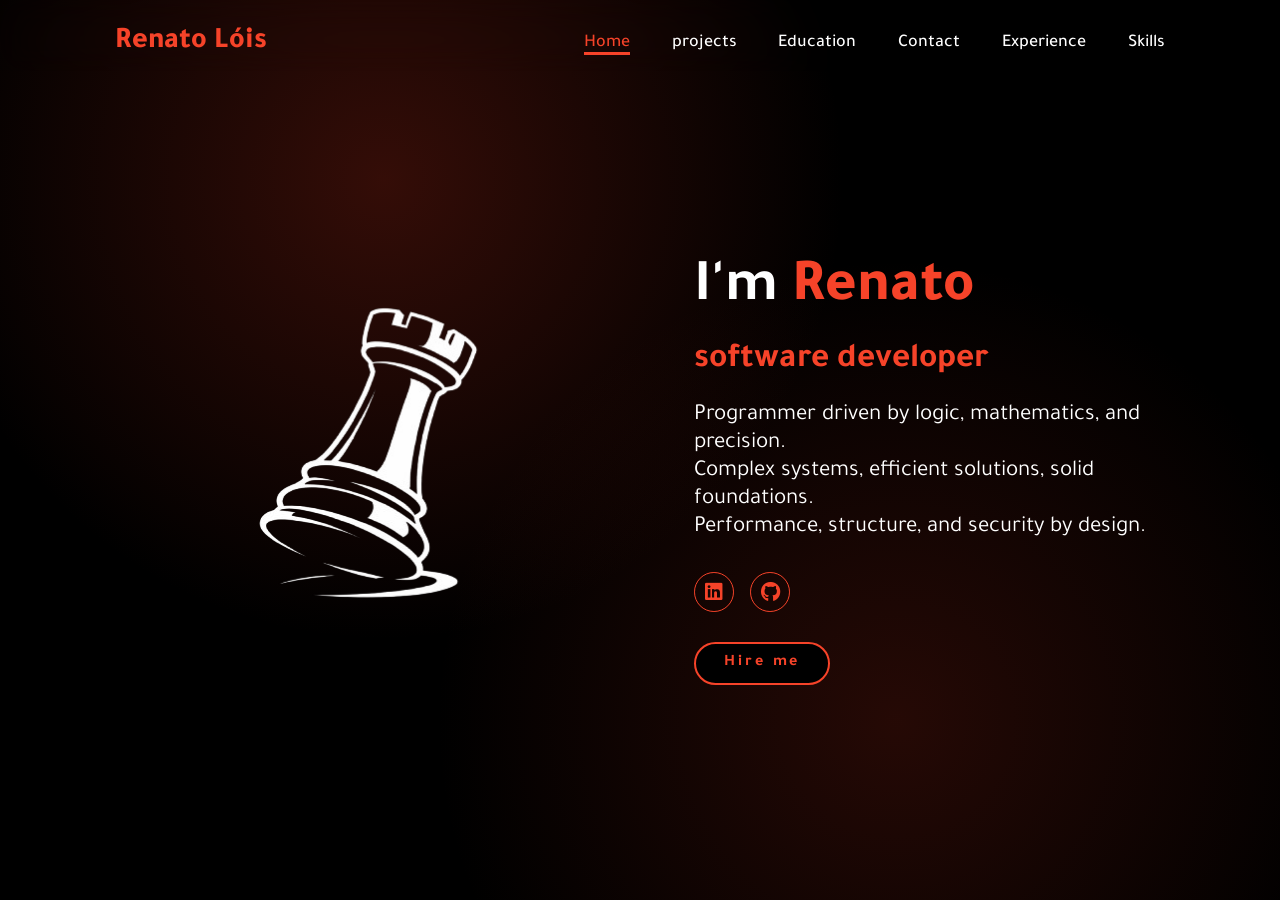
<file: index.html>
<!-- credits for template: https://www.youtube.com/@procoder09 -->

<!DOCTYPE html>
<html lang="en">
  <head>
    <meta charset="UTF-8">
    <meta name="viewport" content="width=device-width, initial-scale=1">
    <title></title>
    <link href="css/style.css" rel="stylesheet">
    <link rel="stylesheet" href="https://cdnjs.cloudflare.com/ajax/libs/font-awesome/6.5.1/css/all.min.css">
  </head>
  <body>
    <!-- <div class="ascii-arts"></div> -->
    <header>
      <a href="#" class="logo">Renato Lóis</a>
      <i class="fa-solid fa-bars menu-toggle" id="menu-toggle"></i>
      <nav>
        <a href="index.html" class="active">Home</a>
        <a href="projects.html">projects</a>
        <a href="education.html">Education</a>
        <a href="contact.html">Contact</a>
        <a href="experience.html">Experience</a>
        <a href="skills.html">Skills</a>
      </nav>
    </header>
    <section class="home background-effect">
      <div class="home-img">
        <img src="img/rook-bgremoved.png" class="active">
        <img src="img/pawn-bgremoved.png">
        <img src="img/king-bgremoved.png">
        <img src="img/bishop-bgremoved.png">
        <img src="img/queen-bgremoved.png.png">
        <img src="img/knight-bgremoved.png">
      </div>
      <div class="home-content"> 
        <h1>I'm <span class="name">Renato</span></h1>
        <h3 class="typing-text"><span></span></h3>
        <p>Programmer driven by logic, mathematics, and precision.</p>
        <p>Complex systems, efficient solutions, solid foundations.</p>
        <p>Performance, structure, and security by design.</p>
        <div class="social-icons">
          <a href="#"> <i class="fa-brands fa-linkedin"></i></a>
          <a href="https://github.com/renatolois"> <i class="fa-brands fa-github"></i></a>
        </div>
        <a href="#" class="btn">Hire me</a>
      </div>
    </section>
    <script src="js/menu.js"></script>
    <script src="js/chess.js"></script>
  </body>
</html>
</file>
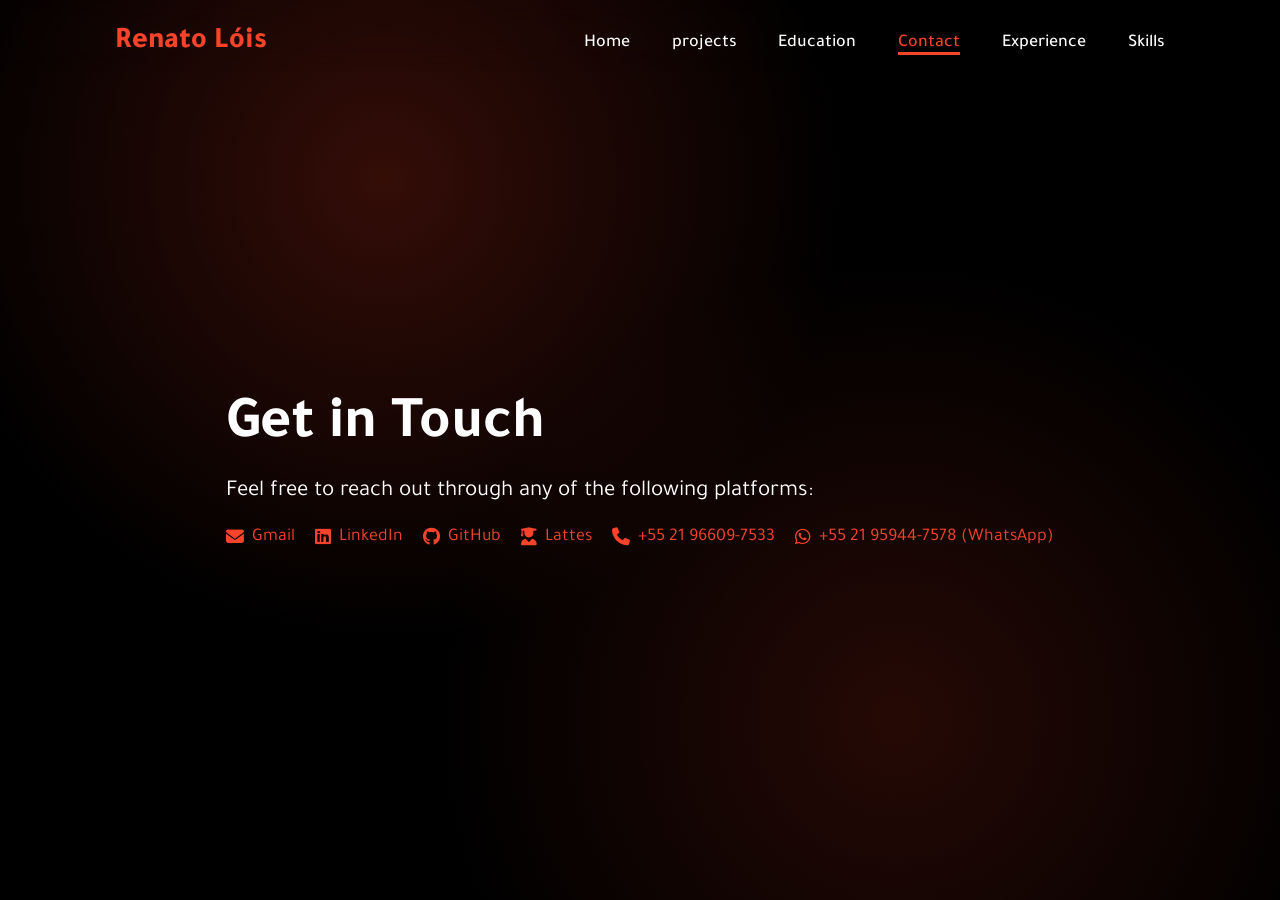
<file: contact.html>
<!DOCTYPE html>
<html lang="en">
  <head>
    <meta charset="UTF-8">
    <meta name="viewport" content="width=device-width, initial-scale=1">
    <title></title>
    <link href="css/style.css" rel="stylesheet">
    <link rel="stylesheet" href="https://cdnjs.cloudflare.com/ajax/libs/font-awesome/6.5.1/css/all.min.css">
  </head>
  <body>
    <header>
      <a href="#" class="logo">Renato Lóis</a>
      <i class="fa-solid fa-bars menu-toggle" id="menu-toggle"></i>
      <nav>
        <a href="index.html">Home</a>
        <a href="projects.html">projects</a>
        <a href="education.html">Education</a>
        <a href="contact.html" class="active">Contact</a>
        <a href="experience.html">Experience</a>
        <a href="skills.html">Skills</a>
      </nav>
    </header>
    <section class="home background-effect">
      <div class="home-content">
        <h1>Get in Touch</h1>
        <p>Feel free to reach out through any of the following platforms:</p>
        <div class="contact-icons">
          <a href="mailto:renatolois209@gmail.com" target="_blank">
            <i class="fa-solid fa-envelope"></i>
            Gmail
          </a>
          <a href="https://www.linkedin.com/in/profile/" target="_blank">
            <i class="fa-brands fa-linkedin"></i>
            LinkedIn
          </a>
          <a href="https://github.com/renatolois" target="_blank">
            <i class="fa-brands fa-github"></i>
            GitHub
          </a>
          <a href="https://lattes.cnpq.br/1067870470978251" target="_blank">
            <i class="fa-solid fa-user-graduate"></i>
            Lattes
          </a>
          <a href="tel:+5521966097533">
            <i class="fa-solid fa-phone"></i>
            +55 21 96609-7533
          </a>
          <a href="tel:5521959447578">
            <i class="fa-brands fa-whatsapp"></i>
            +55 21 95944-7578  (WhatsApp)
          </a>
        </div>
      </div>
    </section>
    <script src="js/menu.js"></script>
  </body>
</html>
</file>
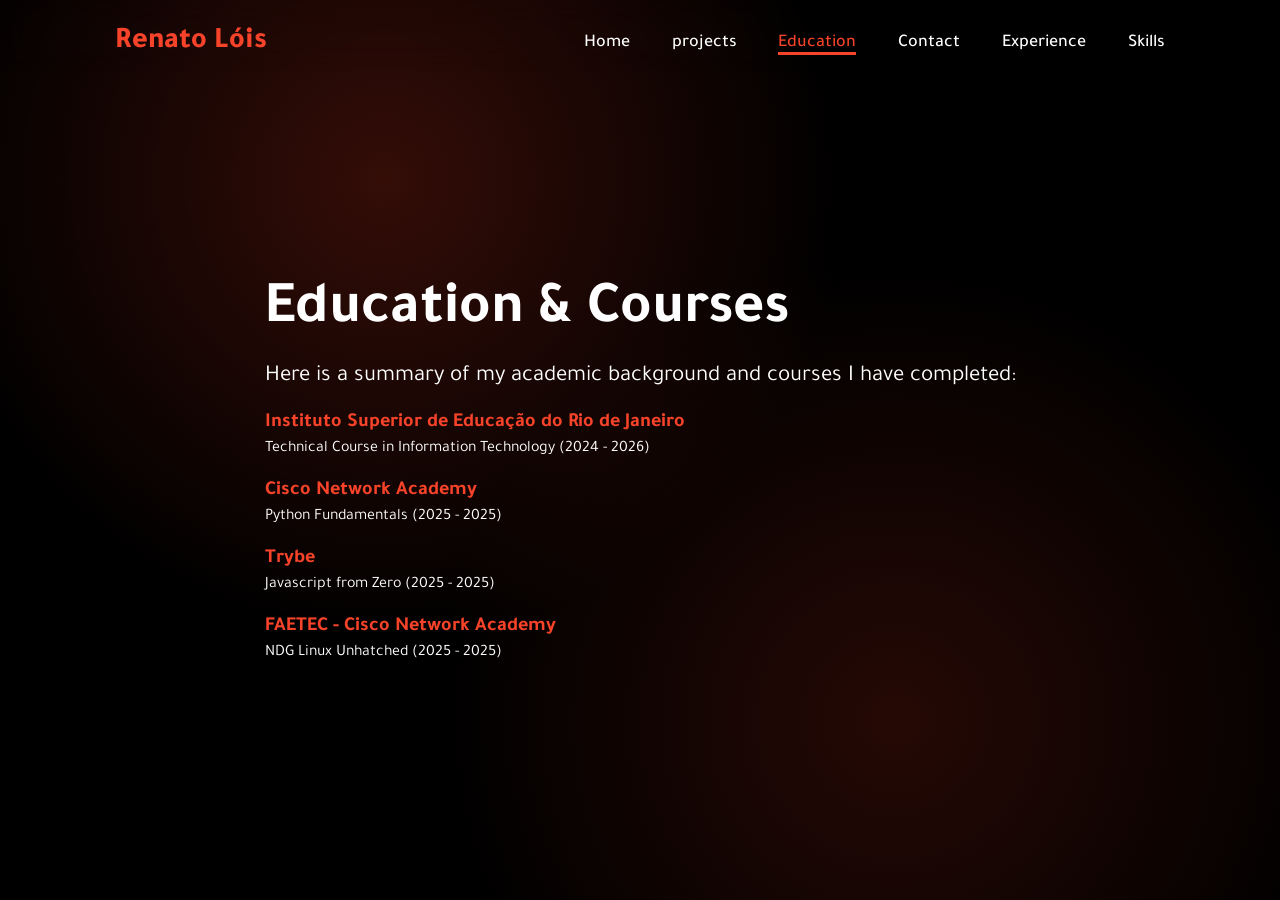
<file: education.html>
<!DOCTYPE html>
<html lang="en">
  <head>
    <meta charset="UTF-8">
    <meta name="viewport" content="width=device-width, initial-scale=1">
    <title></title>
    <link href="css/style.css" rel="stylesheet">
    <link rel="stylesheet" href="https://cdnjs.cloudflare.com/ajax/libs/font-awesome/6.5.1/css/all.min.css">
  </head>
  <body>
    <header>
      <a href="#" class="logo">Renato Lóis</a>
      <i class="fa-solid fa-bars menu-toggle" id="menu-toggle"></i>
      <nav>
        <a href="index.html">Home</a>
        <a href="projects.html">projects</a>
        <a href="education.html" class="active">Education</a>
        <a href="contact.html">Contact</a>
        <a href="experience.html">Experience</a>
        <a href="skills.html">Skills</a>
      </nav>
    </header>
    <section class="home background-effect">
      <div class="home-content">
        <h1>Education & Courses</h1>
        <p>Here is a summary of my academic background and courses I have completed:</p>
        <div class="education-list">
          <div class="education-item">
            <h3>Instituto Superior de Educação do Rio de Janeiro</h3>
            <span> Technical Course in Information Technology (2024 - 2026)</span>
          </div>
          <div class="education-item">
            <h3>Cisco Network Academy</h3>
            <span> Python Fundamentals (2025 - 2025)</span>
          </div>
          <div class="education-item">
            <h3>Trybe</h3>
            <span> Javascript from Zero (2025 - 2025)</span>
          </div>
          <div class="education-item">
            <h3>FAETEC - Cisco Network Academy</h3>
            <span> NDG Linux Unhatched (2025 - 2025)</span>
          </div>
        </div>
      </div>
    </section>
    <script src="js/menu.js"></script>
  </body>
</html>
</file>
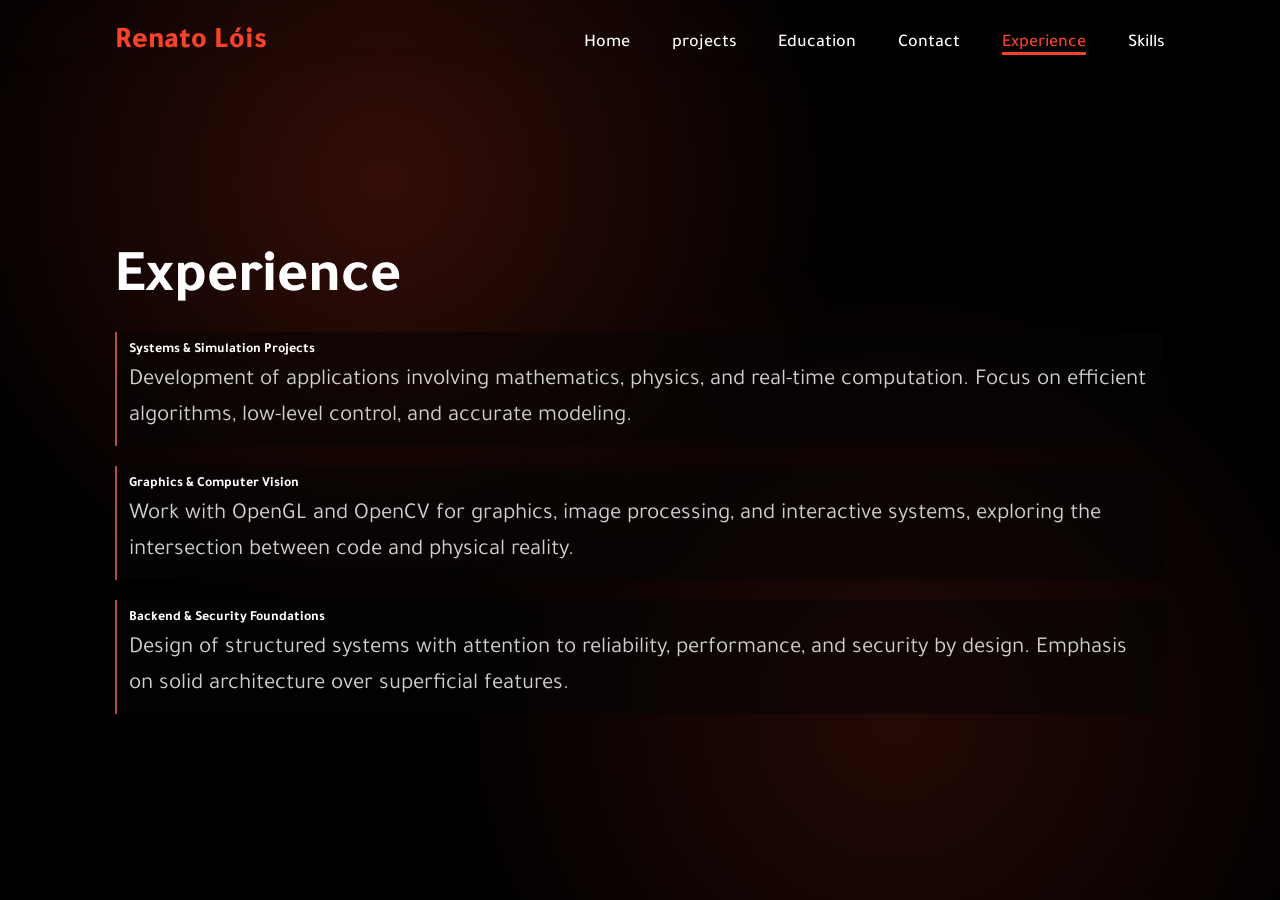
<file: experience.html>
<!DOCTYPE html>
<html lang="en">
  <head>
    <meta charset="UTF-8">
    <meta name="viewport" content="width=device-width, initial-scale=1">
    <title></title>
    <link href="css/style.css" rel="stylesheet">
    <link rel="stylesheet" href="https://cdnjs.cloudflare.com/ajax/libs/font-awesome/6.5.1/css/all.min.css">
  </head>
  <body>
    <header>
      <a href="#" class="logo">Renato Lóis</a>
      <i class="fa-solid fa-bars menu-toggle" id="menu-toggle"></i>
      <nav>
        <a href="index.html">Home</a>
        <a href="projects.html">projects</a>
        <a href="education.html">Education</a>
        <a href="contact.html">Contact</a>
        <a href="experience.html" class="active">Experience</a>
        <a href="skills.html">Skills</a>
      </nav>
    </header>
    <section class="home background-effect">
      <div class="home-content">
      <h1 class="experience">Experience</h1>

      <div class="exp-item">
        <h3>Systems & Simulation Projects</h3>
        <p>
          Development of applications involving mathematics,
          physics, and real-time computation. Focus on efficient algorithms,
          low-level control, and accurate modeling.
        </p>
      </div>

      <div class="exp-item">
        <h3>Graphics & Computer Vision</h3>
        <p>
          Work with OpenGL and OpenCV for graphics, image processing,
          and interactive systems, exploring the intersection between code and
          physical reality.
        </p>
      </div>

      <div class="exp-item">
        <h3>Backend & Security Foundations</h3>
        <p>
          Design of structured systems with attention to reliability, performance,
          and security by design. Emphasis on solid architecture over superficial features.
        </p>
      </div>
    </section>
    <script src="js/menu.js"></script>
  </body>
</html>
</file>
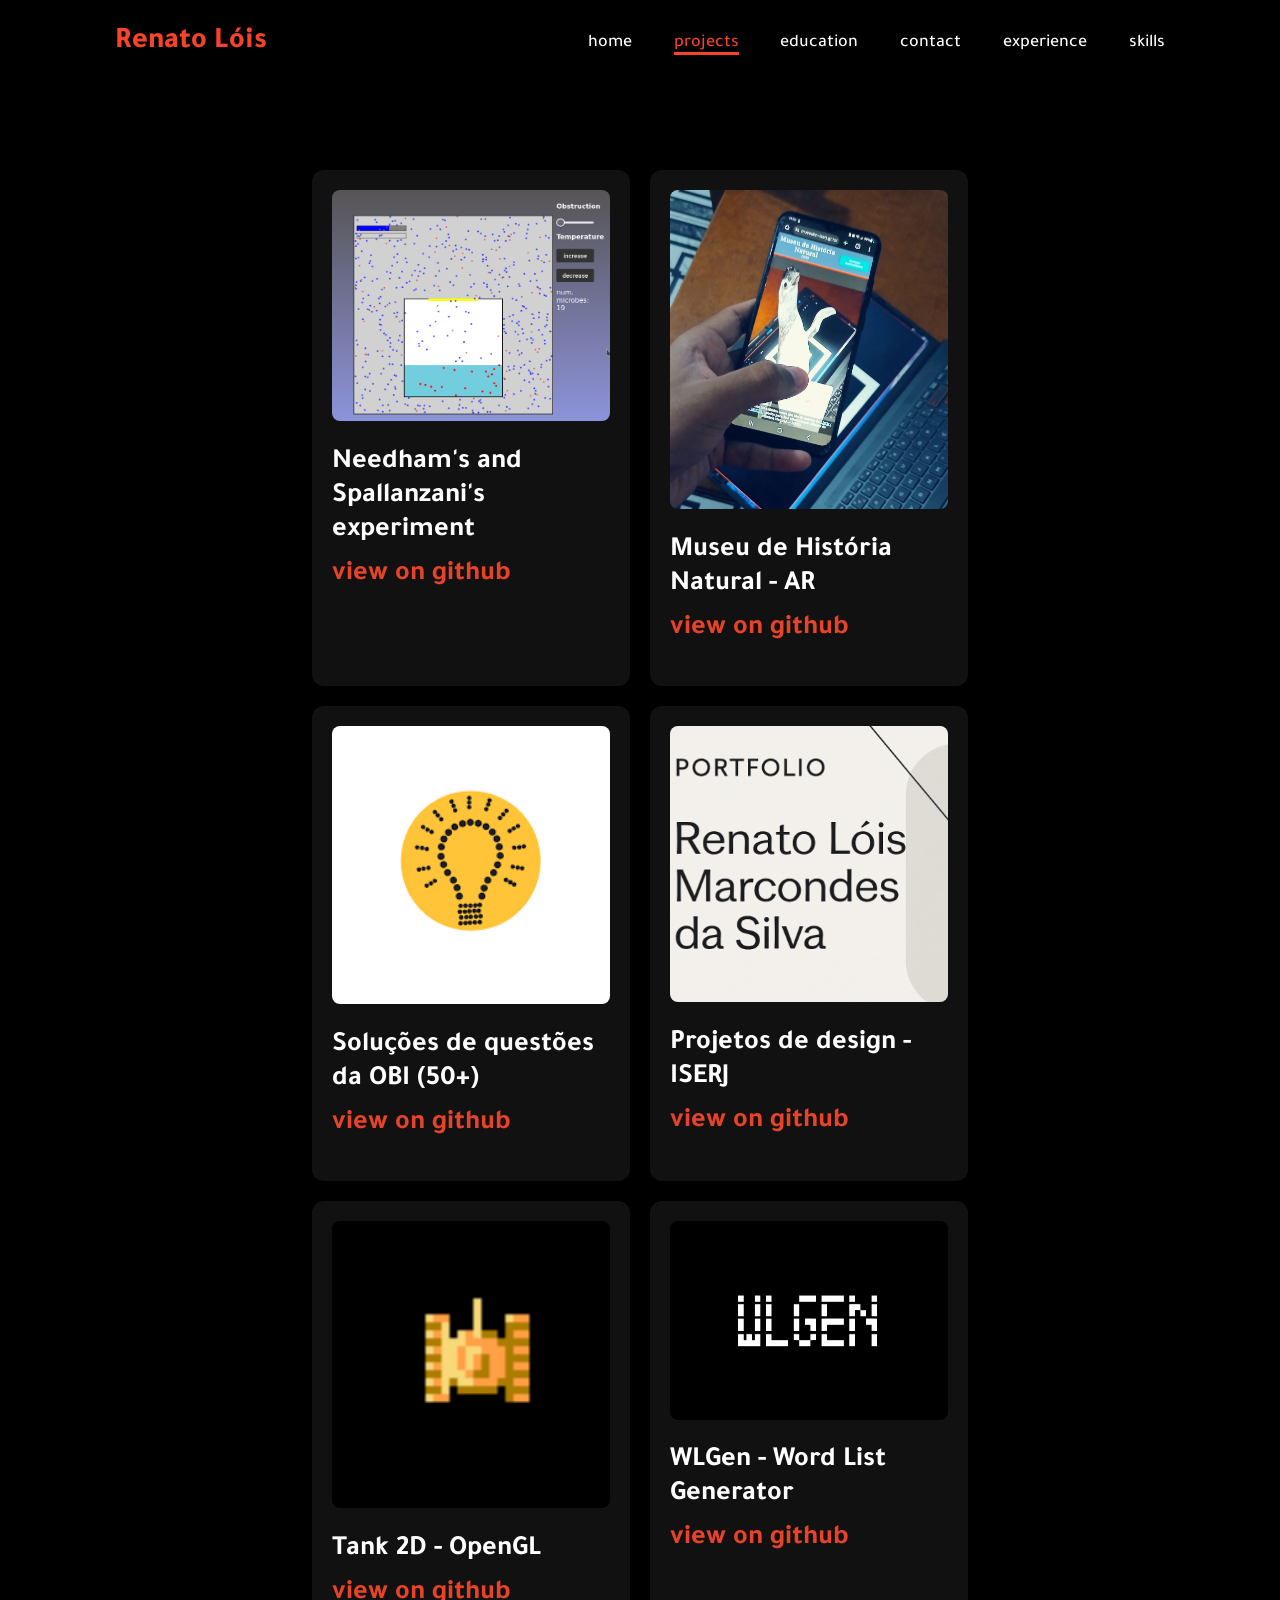
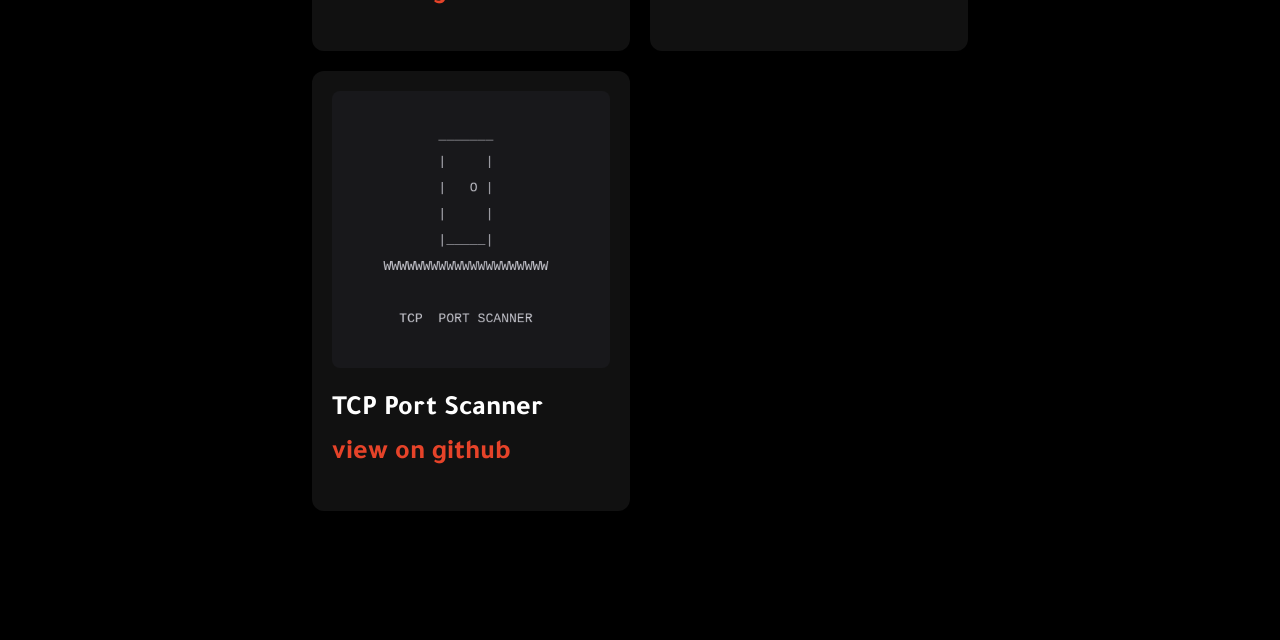
<file: projects.html>
<!doctype html>
<html lang="en">
  <head>
    <meta charset="utf-8">
    <meta name="viewport" content="width=device-width, initial-scale=1">
    <title></title>
    <link href="css/style.css" rel="stylesheet">
    <link rel="stylesheet" href="https://cdnjs.cloudflare.com/ajax/libs/font-awesome/6.5.1/css/all.min.css">
  </head>
  <body>
    <header>
      <a href="#" class="logo">Renato Lóis</a>
      <i class="fa-solid fa-bars menu-toggle" id="menu-toggle"></i>
      <nav>
        <a href="index.html">home</a>
        <a href="projects.html" class="active">projects</a>
        <a href="education.html">education</a>
        <a href="contact.html">contact</a>
        <a href="experience.html">experience</a>
        <a href="skills.html">skills</a>
      </nav>
    </header>
    <section class="home">
      <div class="home-content">
        <div class="projects">
          <div class="project-card">
            <img src="img/ned-spa.png" alt="project preview">
            <h3>Needham's and Spallanzani's experiment</p>
            <a href="http://github.com/renatolois/needham-spallanzani-experiment-simulation/" target="_blank">view on github</a>
          </div>
          <div class="project-card">
            <img src="img/museuhn.jpg" alt="project preview">
            <h3>Museu de História Natural - AR</p>
            <a href="https://github.com/renatolois/museuhn-iserj" target="_blank">view on github</a>
          </div>
          <div class="project-card">
            <img src="img/obi.png" alt="project preview">
            <h3>Soluções de questões da OBI (50+)</p>
            <a href="https://github.com/renatolois/questoes-obi" target="_blank">view on github</a>
          </div>
          <div class="project-card">
            <img src="img/design-iserj.png" alt="project preview">
            <h3>Projetos de design - ISERJ</p>
            <a href="https://github.com/renatolois/portfolio-design-iserj" target="_blank">view on github</a>
          </div>
          <div class="project-card">
            <img src="img/tank-opengl.png" alt="project preview">
            <h3>Tank 2D - OpenGL</p>
            <a href="https://github.com/renatolois/tank-opengl" target="_blank">view on github</a>
          </div>
          <div class="project-card">
            <img src="img/wlgen.png" alt="project preview">
            <h3>WLGen - Word List Generator</p>
            <a href="https://github.com/renatolois/wlgen" target="_blank">view on github</a>
          </div>
          <div class="project-card">
            <img src="img/tcp-port-scanner.png" alt="project preview">
            <h3>TCP Port Scanner</p>
            <a href="https://github.com/renatolois/tcp-port-scanner" target="_blank">view on github</a>
          </div>
        </div>
      </div>
    </section>
    <script src="js/menu.js"></script>
  </body>
</html>
</file>
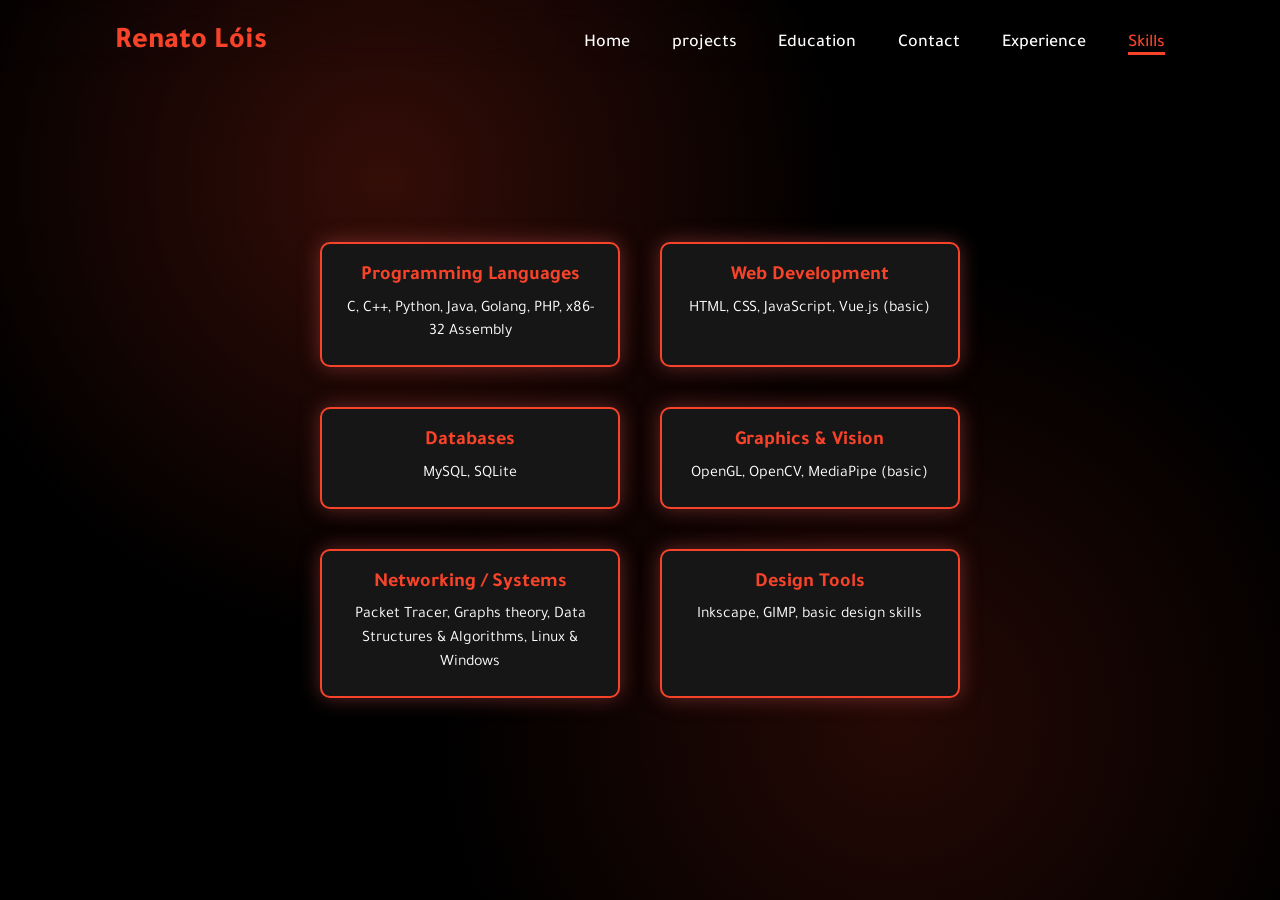
<file: skills.html>
<!DOCTYPE html>
<html lang="en">
  <head>
    <meta charset="UTF-8">
    <meta name="viewport" content="width=device-width, initial-scale=1">
    <title></title>
    <link href="css/style.css" rel="stylesheet">
    <link rel="stylesheet" href="https://cdnjs.cloudflare.com/ajax/libs/font-awesome/6.5.1/css/all.min.css">
  </head>
  <body>
    <header>
      <a href="#" class="logo">Renato Lóis</a>
      <i class="fa-solid fa-bars menu-toggle" id="menu-toggle"></i>
      <nav>
        <a href="index.html">Home</a>
        <a href="projects.html">projects</a>
        <a href="education.html">Education</a>
        <a href="contact.html">Contact</a>
        <a href="experience.html">Experience</a>
        <a href="skills.html" class="active">Skills</a>
      </nav>
    </header>
    <section class="home background-effect">
      <div class="home-content">
        <div class="skills-list">
          <div class="skill-category">
            <h3>Programming Languages</h3>
            <span>C, C++, Python, Java, Golang, PHP, x86-32 Assembly</span>
          </div>
          <div class="skill-category">
            <h3>Web Development</h3>
            <span>HTML, CSS, JavaScript, Vue.js (basic)</span>
          </div>
          <div class="skill-category">
            <h3>Databases</h3>
            <span>MySQL, SQLite</span>
          </div>
          <div class="skill-category">
            <h3>Graphics & Vision</h3>
            <span>OpenGL, OpenCV, MediaPipe (basic)</span>
          </div>
          <div class="skill-category">
            <h3>Networking / Systems</h3>
            <span>Packet Tracer, Graphs theory, Data Structures & Algorithms, Linux & Windows</span>
          </div>
          <div class="skill-category">
            <h3>Design Tools</h3>
            <span>Inkscape, GIMP, basic design skills</span>
          </div>
        </div>
      </div>
    </section>
    <script src="js/menu.js"></script>
  </body>
</html>
</file>
<file: css/style.css>
/* Tajawal Font */
@import url('https://fonts.googleapis.com/css2?family=Tajawal:wght@200;300;400;500;700;800;900&display=swap');

:root {
  --primary-color: #f64329;
  --secondary-color: #ff5050;
}

* {
  margin: 0;
  padding: 0;
  box-sizing: border-box;
  text-decoration: none;
  border: none;
  outline: none;
  font-family: "Tajawal";
}

html {
  font-size: 62.25%;
}

body {
  width: 100%;
  min-height: 100vh;
  overflow-x: hidden;
  background-color: #000000;
  color: #ffffff;
}

header {
  background-color: rgba(0, 0, 0, 0.8);
  backdrop-filter: blur(15px);
  position: fixed;
  top: 0;
  left: 0;
  width: 100%;
  padding: 1rem 9%;
  padding-top: 25px;
  background-color: transparent;
  filter: drop-shadow(10px);
  display: flex;
  justify-content: space-between;
  align-items: center;
  z-index: 100;
}

.logo {
  font-size: 3rem;
  color: var(--primary-color);
  font-weight: 800;
  cursor: pointer;
  transition: 0.5s ease;
}

.logo:hover {
  transform: scale(1.1);
}

nav a {
  font-size: 1.8rem;
  color: #ffffff;
  margin-left: 4rem;
  font-weight: 500;
  transition: 0.3s ease;
  border-bottom: 3px solid transparent;
}

a:hover, a.active {
  color: var(--primary-color);
  border-bottom: 3px solid var(--primary-color);
}

section {
 min-height: 100vh;
 padding: 5rem 9% 5rem;
}

.home {
  display: flex;
  justify-content: center;
  align-items: center;
  gap: 8rem;
  background-color: #000000;
}

.home.background-effect {
  background:
    radial-gradient(circle at 30% 20%, rgba(150,37,21,0.35), transparent 40%),
    radial-gradient(circle at 70% 80%, rgba(150,37,21,0.25), transparent 40%),
    #000;
}

.home-content {
  margin-top: 4rem;
}

.home-content h1.experience {
  margin-top: 4rem;
}

.home-content h1 {
  margin-bottom: 1.5rem;
  font-size: 6rem;
  font-weight: 700;
}

.home-content h3 {
  font-size: 3.5rem;
  margin-bottom: 2rem;
}

.home-content p {
  font-size: 2.3rem;
}

.name {
  font-weight: 800;
}

span {
  color: var(--primary-color);
}

.home-img {
  position: relative;
  width: 45vw;
  aspect-ratio: 1/1;
  border-radius: 50%;
}

.home-img img {
  position: absolute;
  top: 50%;
  left: 50%;
  width: auto;
  height: 100%;
  border-radius: 50%;
  transform: translate(-50%, -50%);
  box-shadow: 0 0 25px solid var(--primary-color);
  transition: 0.6s ease;

  opacity: 0;
  filter: blur(16px);
  display: block;
  object-fit: cover;
}

.home-img img.active {
  opacity: 1;
  filter: blur(0);
}

.home-img img:hover {
  font-size: 1.8rem;
  font-weight: 500;
}

.social-icons a {
  display: inline-flex;
  justify-content: center;
  align-items: center;
  width: 4rem;
  height: 4rem;
  background-color: transparent;
  border: 0.2rem solid var(--primary-color);
  font-size: 2rem;
  border-radius: 50%;
  margin: 3rem 1.5rem 3rem 0;
  transition: 0.3s ease;
  color: var(--primary-color);
}

.social-icons a:hover {
  color: #000000;
  background-color: var(--primary-color);
  transform: scale(1.3) translateY(-5px);
  box-shadow: 0 0 25px var(--primary-color);
}

.btn {
  display: inline-block;
  padding: 1rem 2.8rem;
  background-color: #000000;
  border-radius: 4rem;
  font-size: 1.6rem;
  color: var(--primary-color);
  letter-spacing: 0.3rem;
  font-weight: 600;
  border: 2px solid var(--primary-color);
  transition: 0.3s ease;
  cursor: pointer;
}

.btn:hover {
  transform: scale3d(1.03);
  background-color: var(--primary-color);
  color: #000000;
  box-shadow: 0 0 25px var(--primary-color);
}

.typing-text {
  font-size: 34px;
  font-weight: 600;
  min-width: 280px;
}

.typing-text span {
  position: relative;
}

.typing-text span::before {
  content: "software developer";
  color: var(--primary-color);
  animation: words 20s infinite;
}

.typing-text span::after {
  content: "";
  right: -8;
  top: -23%;
  background-color: transparent;
  position: absolute;
  width: calc(100% + 8px);
  height: 100%;
  border-left: 3px solid transparent;
  animation: cursor 0.7s infinite;
  transform: translateX(0.3rem);
}

#menu-toggle {
  display: none;
  font-size: 3rem;
  color: var(--primary-color);
  cursor: pointer;
}

.contact-icons {
  display: flex;
  flex-wrap: wrap;
  gap: 2rem;
  margin-top: 2rem;
}

.contact-icons a {
  display: flex;
  align-items: center;
  gap: 0.8rem;
  font-size: 1.8rem;
  color: var(--primary-color);
  transition: 0.3s ease;
}

.contact-icons a:hover {
  transform: scale(1.1);
  color: #fff;
}

.education-list {
  display: flex;
  flex-direction: column;
  gap: 2rem;
  margin-top: 2rem;
}

.education-item h3 {
  font-size: 2rem;
  color: var(--primary-color);
  margin-bottom: 0.5rem;
}

.education-item span {
  font-size: 1.6rem;
  color: #ffffff;
}

.skills-list {
  display: flex;
  flex-wrap: wrap;
  gap: 4rem;
  padding: 5rem 9%;
  justify-content: center;
  min-width: 280px;
}

.skill-category {
  background-color: #161616;
  border: 2px solid var(--primary-color);
  border-radius: 1rem;
  padding: 2rem;
  width: 300px;
  box-shadow: 0 0 20px rgba(183, 75, 75, 0.5);
  transition: transform 0.3s ease, box-shadow 0.3s ease;
}

.skill-category:hover {
  transform: translateY(-5px) scale(1.02);
  box-shadow: 0 0 30px var(--primary-color);
}

.skill-category h3 {
  color: var(--primary-color);
  font-size: 2rem;
  margin-bottom: 1rem;
  text-align: center;
}

.skill-category span {
  color: #ffffff;
  font-size: 1.6rem;
  line-height: 1.5;
  display: block;
  text-align: center;
}

@media(max-width: 1000px) {
  .home {
    gap: 4rem;
  }
}

@media(max-width: 895px) {
  header {
    margin-top: 0;
    padding-top: 25px;
    border-bottom: 2px solid var(--primary-color);
  }

  .home.home.background-effect {
    background: #000000;
  }

  nav {
    display: none;
  }

  nav.active {
    display: flex;
    position: absolute;
    right: 0;
    max-height: 70vh;
    width: 40%;
    border-left: 3px solid var(--primary-color);
    border-bottom: 3px solid var(--primary-color);
    border-bottom-left-radius: 2rem;
    padding: 1rem solid;
    background-color: #000000;
    border-top: 0.1rem solid rgba(0, 0, 0, 0.1);
    flex-direction: column;
    align-items: center;
    justify-content: center;
    top: 100%;
    overflow-y: scroll;
  }

  #menu-toggle {
    display: block;
    font-size: 3rem;
    color: var(--primary-color);
    cursor: pointer;
  }

  nav a {
    display: block;
    font-size: 2rem;
    margin: 0.5rem 0;
  }

  nav a:hover, nav a.active {
    padding: 1rem;
    border-radius: 0.5rem;
    border-bottom: 0.5rem solid var(--primary-color);
  }

  .home {
    flex-direction: column;
    margin: 5rem 4rem;
  }

  .home-content {
    z-index: 50;
  }

  .home-content h3 {
    font-size: 2.5rem;
  }

  .home-content h1 {
    font-size: 5rem;
  }

  .home-img img {
    width: 40vw;
    margin-top: 4rem;
  }

  .projects {
    grid-template-columns: repeat(1, 1fr);
  }
}

@keyframes cursor {
  to {
    border-left: 3px solid var(--primary-color);
  }
}

@keyframes words {
  0%, 20% {
    content: "Systems Developer";
  }
  21%, 40% {
    content: "Low-Level Programmer";
  }
  41%, 60% {
    content: "Backend Architect";
  }
  61%, 80% {
    content: "Algorithmic Thinker";
  }
  81%, 100% {
    content: "Security-Oriented Dev";
  }
}

@media (max-width: 1000px) {
  .skills-list {
    flex-direction: column;
    align-items: center;
    gap: 3rem;
  }
  
  .skill-category {
    width: 80%;
  }
}

.ascii-arts {
  position: fixed;
  top: 0;
  left: 0;
  width: 100%;
  height: 100%;
  color: rgba(183, 75, 75, 0.5);
  font-size: 1.5rem;
  pointer-events: none;
  z-index: 1;
  display: flex;
  justify-content: center;
  align-items: center;
  text-align: center;
  transition: opacity 1s ease;
  white-space: pre;
}

.exp-item {
  margin-bottom: 2rem;
  padding: 1rem 1.2rem;
  border-left: 2px solid #b74b4b;
  background-color: rgba(5, 5, 5, 0.5);
  transition: transform 0.2s ease, background 0.2s ease;
}

.exp-item:hover {
  transform: translateX(6px);
  background: rgba(183, 75, 75, 0.08);
}

.exp-item h3 {
  margin-bottom: 0.4rem;
  color: #ffffff;
  font-size: 1.4rem;
}

.exp-item p {
  color: #cfcfcf;
  line-height: 1.6;
}

.projects {
  padding: 80px 10%;
  color: white;
  display: grid;
  grid-template-columns: repeat(2, 1fr);
  gap: 2rem;
}

.project-card {
  background: #111;
  border-radius: 12px;
  padding: 20px;
  max-width: 400px;
}

.project-card img {
  width: 100%;
  border-radius: 8px;
  margin-bottom: 2rem;
}

.project-card h3 {
  font-size: 2.8rem;
}

.project-card a {
  display: inline-block;
  margin-top: 10px;
  color: #e64329;
}
</file>
